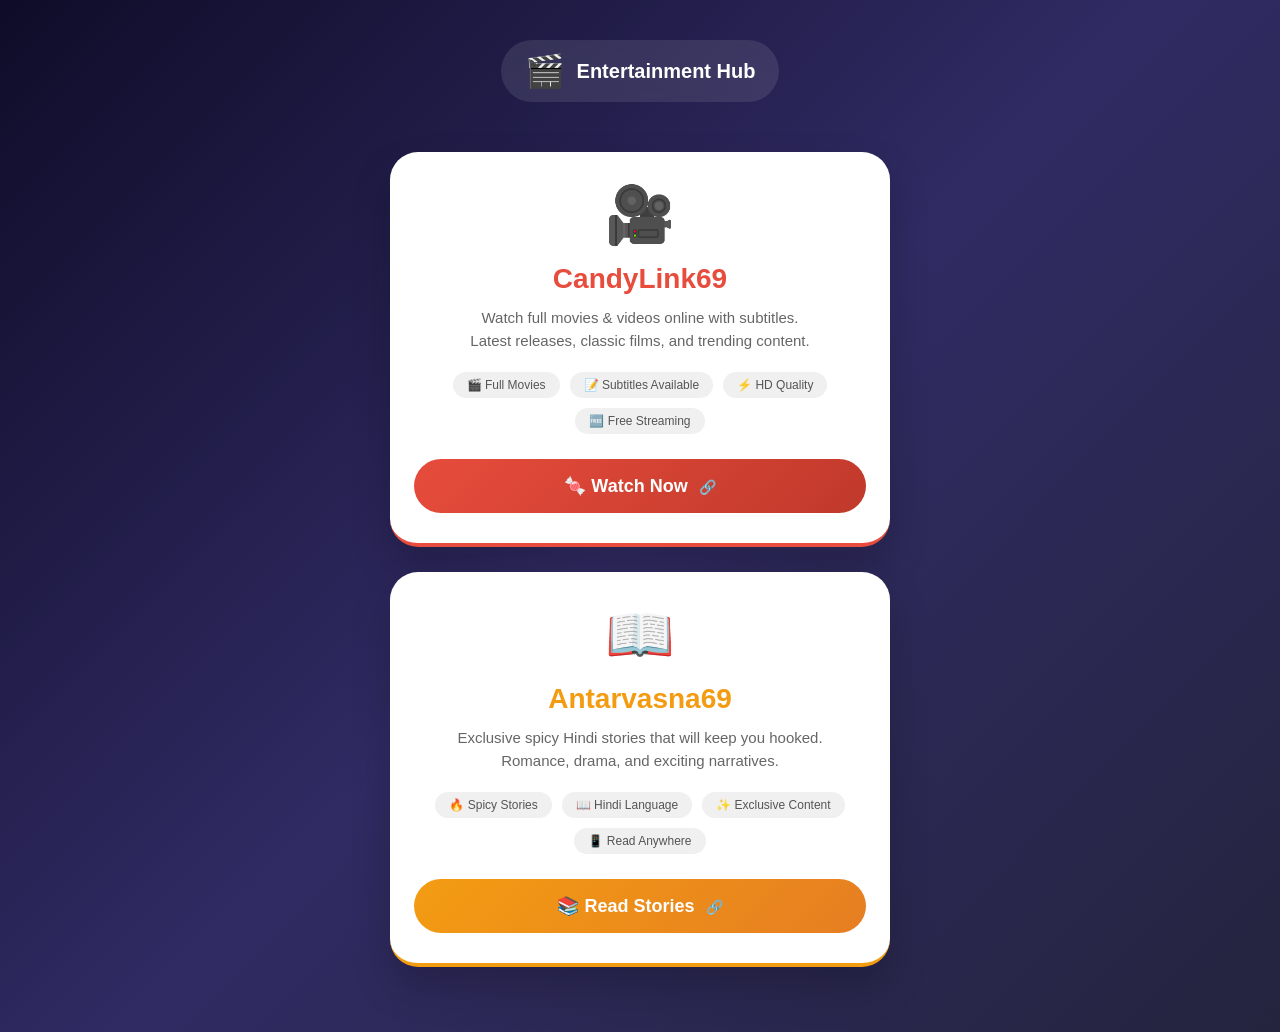
<file: index.html>
<!DOCTYPE html>
<html lang="hi">
<head>
    <meta charset="UTF-8">
    <meta name="viewport" content="width=device-width, initial-scale=1.0, user-scalable=yes">
    <title>Entertainment Hub</title>
    <style>
        * {
            margin: 0;
            padding: 0;
            box-sizing: border-box;
        }

        body {
            font-family: -apple-system, BlinkMacSystemFont, 'Segoe UI', Roboto, Helvetica, Arial, sans-serif;
            background: linear-gradient(135deg, #0f0c29 0%, #302b63 50%, #24243e 100%);
            min-height: 100vh;
            padding: 20px;
        }

        .container {
            max-width: 500px;
            margin: 0 auto;
            padding: 20px 0;
        }

        .header {
            text-align: center;
            margin-bottom: 30px;
        }

        .logo {
            display: inline-flex;
            align-items: center;
            gap: 12px;
            background: rgba(255, 255, 255, 0.1);
            backdrop-filter: blur(10px);
            padding: 12px 24px;
            border-radius: 100px;
            margin-bottom: 20px;
        }

        .logo-icon {
            font-size: 32px;
        }

        .logo-text {
            font-size: 20px;
            font-weight: bold;
            color: white;
        }

        .tagline {
            color: rgba(255, 255, 255, 0.7);
            font-size: 14px;
        }

        .card {
            background: white;
            border-radius: 28px;
            padding: 30px 24px;
            margin-bottom: 25px;
            text-align: center;
            box-shadow: 0 20px 40px rgba(0, 0, 0, 0.2);
            cursor: pointer;
            transition: transform 0.2s ease, box-shadow 0.2s ease;
        }

        .card:active {
            transform: scale(0.98);
        }

        .card-movies {
            border-bottom: 4px solid #e74c3c;
        }

        .card-stories {
            border-bottom: 4px solid #f39c12;
        }

        .card-icon {
            font-size: 56px;
            margin-bottom: 15px;
        }

        .card-title {
            font-size: 28px;
            font-weight: 800;
            margin-bottom: 12px;
        }

        .card-movies .card-title {
            color: #e74c3c;
        }

        .card-stories .card-title {
            color: #f39c12;
        }

        .card-description {
            color: #666;
            font-size: 15px;
            line-height: 1.5;
            margin-bottom: 20px;
        }

        .features {
            display: flex;
            flex-wrap: wrap;
            justify-content: center;
            gap: 10px;
            margin-bottom: 25px;
        }

        .feature {
            background: #f0f0f0;
            padding: 6px 14px;
            border-radius: 20px;
            font-size: 12px;
            color: #555;
        }

        .btn {
            display: inline-block;
            width: 100%;
            padding: 16px 24px;
            font-size: 18px;
            font-weight: 700;
            border: none;
            border-radius: 50px;
            cursor: pointer;
            font-family: inherit;
            color: white;
            background: #333;
            transition: transform 0.2s ease;
        }

        .btn-primary {
            background: linear-gradient(135deg, #e74c3c 0%, #c0392b 100%);
        }

        .btn-secondary {
            background: linear-gradient(135deg, #f39c12 0%, #e67e22 100%);
        }

        .btn:active {
            transform: scale(0.98);
        }

        .external-icon {
            font-size: 14px;
            margin-left: 6px;
        }

        .btn-note {
            font-size: 11px;
            color: #999;
            margin-top: 10px;
        }

        .footer-text {
            text-align: center;
            color: rgba(255, 255, 255, 0.5);
            font-size: 11px;
            margin-top: 20px;
        }

        /* Telegram/Instagram warning (optional - appears only if in-app browser detected) */
        .browser-warning {
            background: rgba(0,0,0,0.8);
            color: #ffaa00;
            text-align: center;
            padding: 10px;
            font-size: 13px;
            border-radius: 12px;
            margin-bottom: 15px;
            display: none;
        }
    </style>
</head>
<body>
    <div class="container">
        <div class="header">
            <div class="logo">
                <span class="logo-icon">🎬</span>
                <span class="logo-text">Entertainment Hub</span>
            </div>
        </div>

        <!-- Telegram/Instagram warning message (shown only when needed) -->
        <div id="browserWarning" class="browser-warning">
            ⚠️ आप Telegram/Instagram ब्राउज़र में हैं। क्लिक करने पर लिंक बाहरी ब्राउज़र में खुलेगा।
        </div>

        <!-- CandyLink69 Card -->
        <div class="card card-movies" data-url="https://candylink69.vercel.app">
            <div class="card-icon">🎥</div>
            <h2 class="card-title">CandyLink69</h2>
            <p class="card-description">
                Watch full movies & videos online with subtitles.<br>
                Latest releases, classic films, and trending content.
            </p>
            <div class="features">
                <span class="feature">🎬 Full Movies</span>
                <span class="feature">📝 Subtitles Available</span>
                <span class="feature">⚡ HD Quality</span>
                <span class="feature">🆓 Free Streaming</span>
            </div>
            <div class="btn btn-primary">
                🍬 Watch Now <span class="external-icon">🔗</span>
            </div>
        </div>

        <!-- Antarvasna69 Card -->
        <div class="card card-stories" data-url="https://antarvasana69.vercel.app/">
            <div class="card-icon">📖</div>
            <h2 class="card-title">Antarvasna69</h2>
            <p class="card-description">
                Exclusive spicy Hindi stories that will keep you hooked.<br>
                Romance, drama, and exciting narratives.
            </p>
            <div class="features">
                <span class="feature">🔥 Spicy Stories</span>
                <span class="feature">📖 Hindi Language</span>
                <span class="feature">✨ Exclusive Content</span>
                <span class="feature">📱 Read Anywhere</span>
            </div>
            <div class="btn btn-secondary">
                📚 Read Stories <span class="external-icon">🔗</span>
            </div>
        </div>
    </div>

    <script>
        // ========== DETECT IN-APP BROWSER (Instagram + Telegram) ==========
        function isInAppBrowser() {
            const ua = navigator.userAgent || navigator.vendor || window.opera;
            // Instagram, Facebook, Telegram, Snapchat, etc.
            const patterns = /Instagram|FBAN|FBAV|Telegram|TelegramBot|TelegramWeb|Snapchat|Twitter|LinkedIn|Messenger/i;
            return patterns.test(ua);
        }

        // ========== OPEN IN EXTERNAL BROWSER (Forces new tab/window) ==========
        function openInExternalBrowser(url) {
            if (isInAppBrowser()) {
                // Create a temporary anchor element to trigger external browser prompt
                const externalLink = document.createElement('a');
                externalLink.href = url;
                externalLink.target = '_blank';
                externalLink.rel = 'noopener noreferrer';
                externalLink.style.display = 'none';
                document.body.appendChild(externalLink);
                externalLink.click();
                document.body.removeChild(externalLink);
                return false; // Prevent default navigation inside the app
            }
            // Normal browser environment
            window.location.href = url;
            return true;
        }

        // ========== SHOW/HIDE WARNING MESSAGE ==========
        function showWarningIfNeeded() {
            const warningDiv = document.getElementById('browserWarning');
            if (warningDiv && isInAppBrowser()) {
                warningDiv.style.display = 'block';
                // Auto hide after 4 seconds
                setTimeout(() => {
                    warningDiv.style.opacity = '0';
                    setTimeout(() => {
                        warningDiv.style.display = 'none';
                    }, 500);
                }, 4000);
            }
        }

        // ========== SETUP CARD CLICK HANDLERS ==========
        function setupCards() {
            const cards = document.querySelectorAll('.card');
            cards.forEach(card => {
                const url = card.getAttribute('data-url');
                if (url) {
                    // Remove any existing listeners to avoid duplicates
                    card.removeEventListener('click', handleCardClick);
                    card.addEventListener('click', handleCardClick);
                    
                    // Store the URL on the card for the handler
                    card.clickUrl = url;
                }
            });
        }

        function handleCardClick(event) {
            const card = event.currentTarget;
            const url = card.clickUrl;
            if (!url) return;
            
            // Visual feedback
            card.style.transform = 'scale(0.98)';
            setTimeout(() => {
                card.style.transform = '';
            }, 150);
            
            // Prevent default if it's a link inside
            event.preventDefault();
            event.stopPropagation();
            
            // Open in external browser
            openInExternalBrowser(url);
        }

        // ========== INTERCEPT ALL ANCHOR TAGS (just in case) ==========
        function interceptAllLinks() {
            document.addEventListener('click', function(e) {
                let link = e.target.closest('a');
                if (link && link.href && !link.href.startsWith('#') && !link.href.startsWith('javascript:')) {
                    e.preventDefault();
                    openInExternalBrowser(link.href);
                    return false;
                }
            });
        }

        // ========== INITIALIZE ==========
        document.addEventListener('DOMContentLoaded', function() {
            setupCards();
            interceptAllLinks();
            showWarningIfNeeded();
            
            // Optional: log for debugging
            if (isInAppBrowser()) {
                console.log('⚠️ In-app browser detected (Telegram/Instagram). Links will open externally.');
            } else {
                console.log('✅ Normal browser detected.');
            }
        });
    </script>
</body>
</html>
</file>
